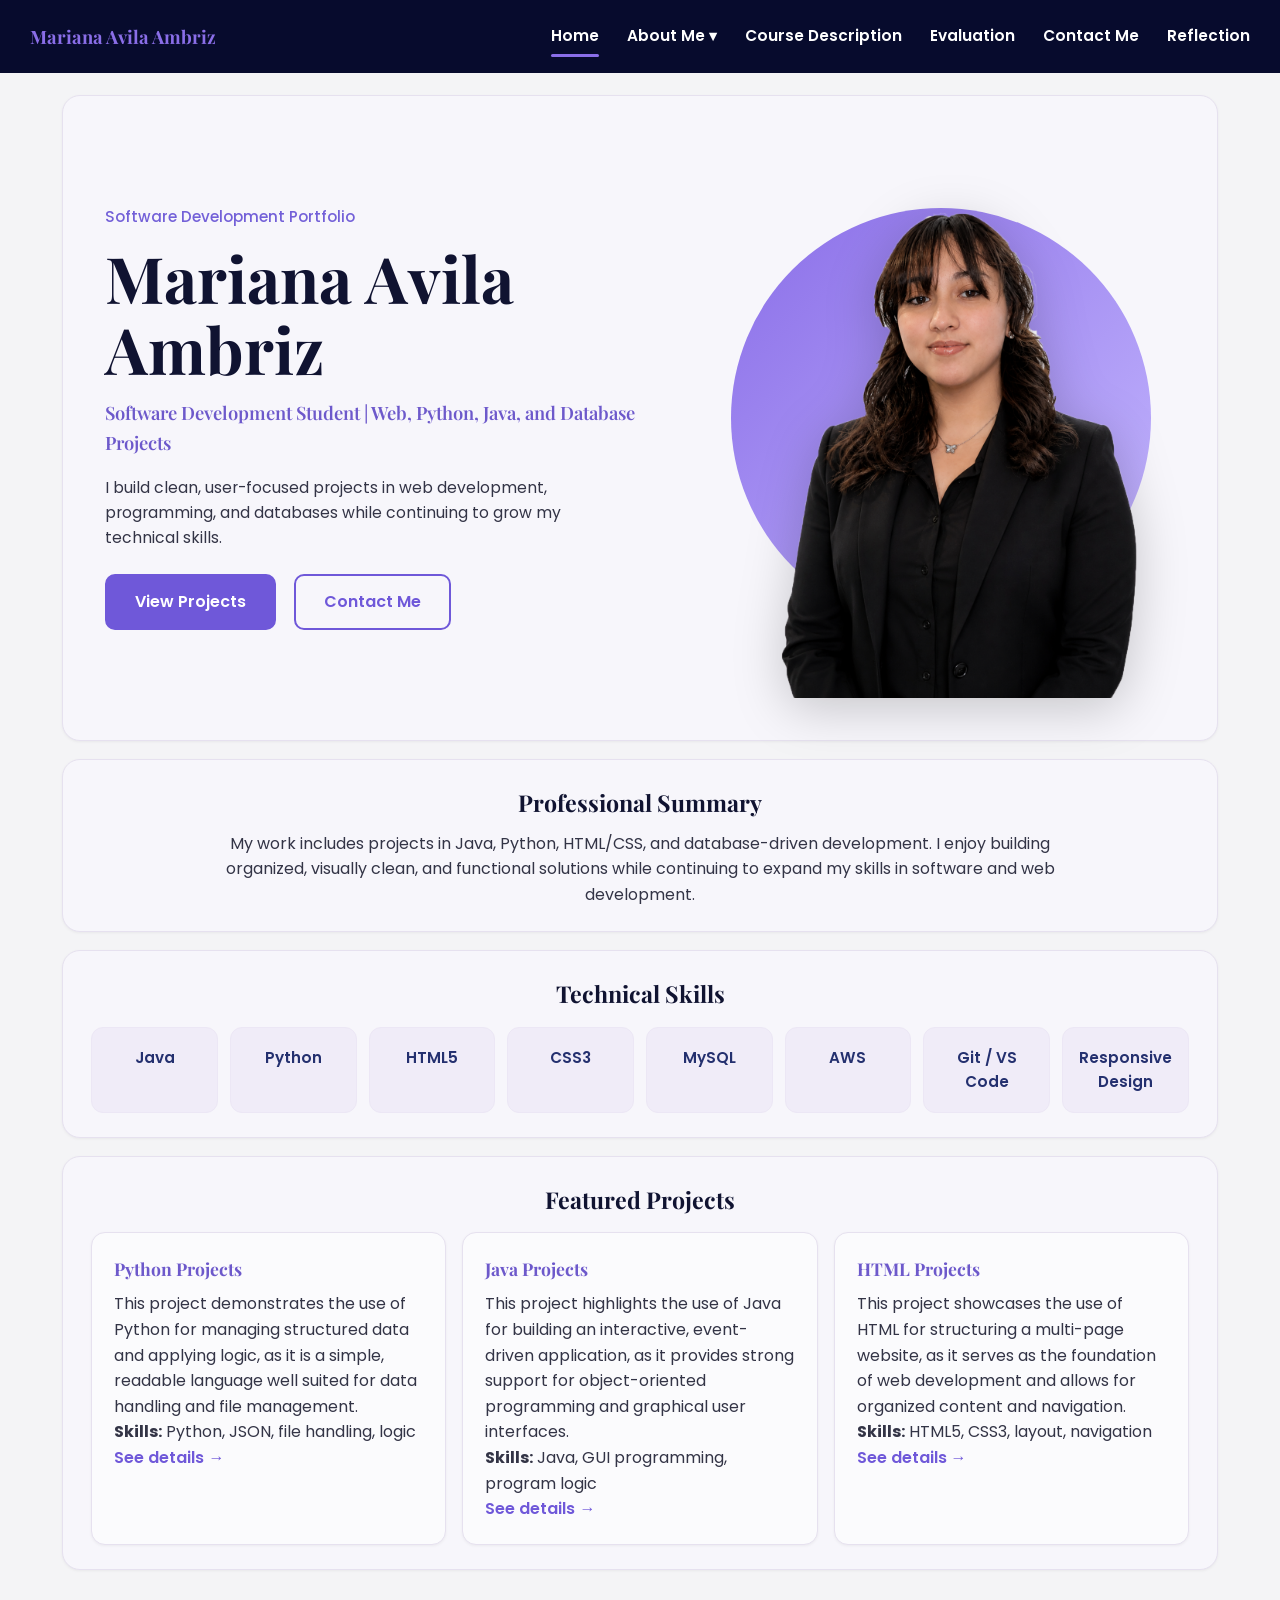
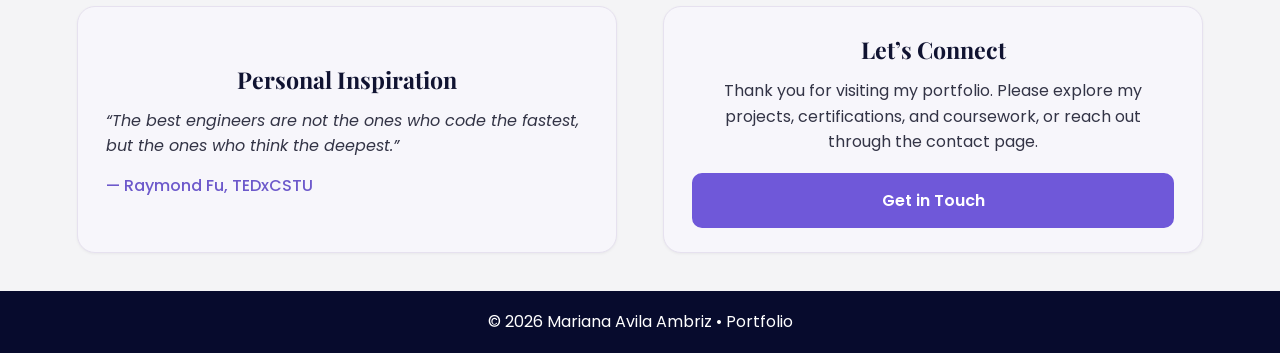
<file: index.html>
<!doctype html>
<html lang="en">
<head>
  <meta charset="utf-8" />
  <meta name="viewport" content="width=device-width, initial-scale=1" />
  <title>Mariana Avila Ambriz | Portfolio</title>
  <link rel="preconnect" href="https://fonts.googleapis.com">
  <link rel="preconnect" href="https://fonts.gstatic.com" crossorigin>
  <link href="https://fonts.googleapis.com/css2?family=Playfair+Display:wght@600;700&family=Poppins:wght@400;500;600;700&display=swap" rel="stylesheet">
  <link rel="stylesheet" href="style.css" />
</head>
<body>

  <header class="site-header">
    <a class="logo" href="index.html">Mariana Avila Ambriz</a>

    <nav class="nav">
      <a class="active" href="index.html">Home</a>

      <div class="dropdown">
        <a href="about_me.html" class="dropbtn">About Me ▾</a>
        <div class="dropdown-content">
          <a href="projects.html">Projects</a>
          <a href="certificates.html">Certificates</a>
        </div>
      </div>

      <a href="course_description.html">Course Description</a>
      <a href="evaluation.html">Evaluation</a>
      <a href="contact_me.html">Contact Me</a>
      <a href="reflection.html">Reflection</a>
    </nav>
  </header>

 <main class="home-page">

  <!-- HERO -->
  <section class="hero-card">
    <div class="hero-text">
      <p class="eyebrow">Software Development Portfolio</p>
      <h1>Mariana Avila Ambriz</h1>
      <h2>Software Development Student | Web, Python, Java, and Database Projects</h2>
      <p class="hero-description">
        I build clean, user-focused projects in web development,
        programming, and databases while continuing to grow my technical skills.
      </p>

      <div class="hero-actions">
        <a class="btn" href="projects.html">View Projects</a>
        <a class="btn btn-outline" href="contact_me.html">Contact Me</a>
      </div>
    </div>

    <div class="hero-image-wrap">
      <div class="hero-image-bg"></div>
      <img src="images.me.png" alt="Photo of Mariana Avila Ambriz" class="profile-pic-large">
    </div>
  </section>

  <!-- SUMMARY -->
  <section class="content-card summary-card">
    <h2>Professional Summary</h2>
    <p class="center-text">
      My work includes projects in Java, Python, HTML/CSS, and database-driven development.
      I enjoy building organized, visually clean, and functional solutions while continuing
      to expand my skills in software and web development.
    </p>
  </section>

  <!-- SKILLS -->
  <section class="content-card">
    <h2>Technical Skills</h2>
    <div class="skills-grid">
      <div class="skill-box">Java</div>
      <div class="skill-box">Python</div>
      <div class="skill-box">HTML5</div>
      <div class="skill-box">CSS3</div>
      <div class="skill-box">MySQL</div>
      <div class="skill-box">AWS</div>
      <div class="skill-box">Git / VS Code</div>
      <div class="skill-box">Responsive Design</div>
    </div>
  </section>

  <!-- FEATURED PROJECTS -->
  <section class="content-card">
    <h2>Featured Projects</h2>
    <div class="projects-grid">
      <article class="project-card">
        <h3>Python Projects</h3>
        <p>
          This project demonstrates the use of Python for managing structured data
          and applying logic, as it is a simple, readable language well suited for
          data handling and file management.
        </p>
        <p><strong>Skills:</strong> Python, JSON, file handling, logic</p>
        <a class="link" href="projects.html">See details →</a>
      </article>

      <article class="project-card">
        <h3>Java Projects</h3>
        <p>
          This project highlights the use of Java for building an interactive,
          event-driven application, as it provides strong support for
          object-oriented programming and graphical user interfaces.
        </p>
        <p><strong>Skills:</strong> Java, GUI programming, program logic</p>
        <a class="link" href="projects.html">See details →</a>
      </article>

      <article class="project-card">
        <h3>HTML Projects</h3>
        <p>
          This project showcases the use of HTML for structuring a multi-page
          website, as it serves as the foundation of web development and allows
          for organized content and navigation.
        </p>
        <p><strong>Skills:</strong> HTML5, CSS3, layout, navigation</p>
        <a class="link" href="projects.html">See details →</a>
      </article>
    </div>
  </section>

  <!-- BOTTOM ROW -->
  <section class="bottom-grid">
    <div class="content-card quote-card">
      <h2>Personal Inspiration</h2>
      <blockquote class="quote">
        “The best engineers are not the ones who code the fastest,
        but the ones who think the deepest.”
        <cite>— Raymond Fu, TEDxCSTU</cite>
      </blockquote>
    </div>

    <div class="content-card cta-card">
      <h2>Let’s Connect</h2>
      <p>
        Thank you for visiting my portfolio. Please explore my projects,
        certifications, and coursework, or reach out through the contact page.
      </p>
      <a class="btn" href="contact_me.html">Get in Touch</a>
    </div>
  </section>

</main>
<footer class="footer">
    <p>© <span id="year"></span> Mariana Avila Ambriz • Portfolio</p>
  </footer>

  <script>
    document.getElementById("year").textContent = new Date().getFullYear();
  </script>
</body>
</html>
</file>
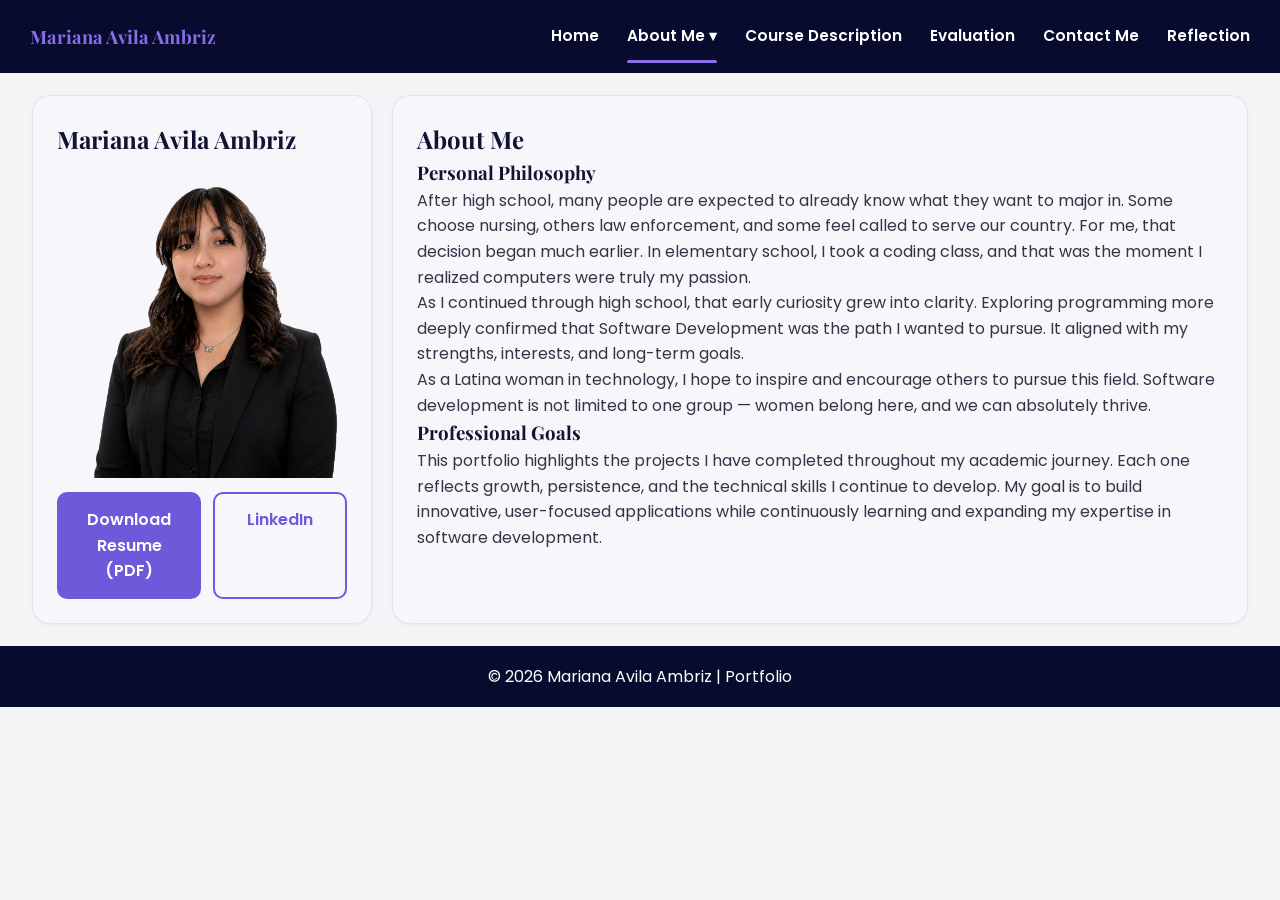
<file: about_me.html>
<!doctype html>
<html lang="en">
<head>
  <meta charset="utf-8" />
  <meta name="viewport" content="width=device-width, initial-scale=1" />
  <title>About Me | Mariana Avila Ambriz</title>
  <link rel="preconnect" href="https://fonts.googleapis.com">
  <link rel="preconnect" href="https://fonts.gstatic.com" crossorigin>
  <link href="https://fonts.googleapis.com/css2?family=Playfair+Display:wght@600;700&family=Poppins:wght@400;500;600;700&display=swap" rel="stylesheet">
  <link rel="stylesheet" href="style.css" />
</head>

<body>
  <!-- Header -->
  <header class="site-header">
    <a class="logo" href="index.html">Mariana Avila Ambriz</a>

    <nav class="nav">
  <a href="index.html">Home</a>

  <!-- DROPDOWN -->
  <div class="dropdown">
    <a class="dropbtn active" href="about_me.html">About Me ▾ </a>
    <div class="dropdown-content">
      <a href="projects.html">Projects</a>
      <a href="certificates.html">Certificates</a>
    </div>
  </div>

  <a href="course_description.html">Course Description</a>
  <a href="evaluation.html">Evaluation</a>
  <a href="contact_me.html">Contact Me</a>
  <a href="reflection.html">Reflection</a>
</nav>

  </header>

  <!-- About layout -->
  <main class="about-wrap">

    <section class="about-left">
      <h1 class="about-name">Mariana Avila Ambriz</h1>

      <div class="about-photo-area">
        <!-- images -->
        <img class="about-photo" src="images.me.png" alt="Photo of Mariana Avila Ambriz" />

        <div class="about-actions">
          <!-- Resume and Cover Letter-->
          <a class="btn" href="Mariana-Avila Ambriz-Software Developer, AAS.pdf" target="_blank" download>
            Download Resume (PDF)
          </a>

          <!--LinkedIn-->
          <a class="btn btn-outline" 
             href="https://www.linkedin.com/in/mariana-avila-ambriz-022a4b336" 
             target="_blank" 
             rel="noopener">
                LinkedIn
         </a>
        </div>
      </div>
    </section>

    <!-- philosophy and goals -->
    <section class="about-right">
      <h2>About Me</h2>

      <h3>Personal Philosophy</h3>
        <p>
        After high school, many people are expected to already know what they want to major in. 
        Some choose nursing, others law enforcement, and some feel called to serve our country. 
        For me, that decision began much earlier. In elementary school, I took a coding class, 
        and that was the moment I realized computers were truly my passion.
        </p>

        <p>
        As I continued through high school, that early curiosity grew into clarity. Exploring 
        programming more deeply confirmed that Software Development was the path I wanted to pursue. 
        It aligned with my strengths, interests, and long-term goals.
        </p>

        <p>
        As a Latina woman in technology, I hope to inspire and encourage others to pursue this field. 
        Software development is not limited to one group — women belong here, and we can absolutely thrive.
        </p>

      <h3>Professional Goals</h3>
      <p>
        This portfolio highlights the projects I have completed throughout my academic journey. 
        Each one reflects growth, persistence, and the technical skills I continue to develop. 
        My goal is to build innovative, user-focused applications while continuously learning 
        and expanding my expertise in software development.
      </p>
    </section>

  </main>

  <footer class="footer">
    © 2026 Mariana Avila Ambriz | Portfolio
  </footer>
</body>
</html>
</file>
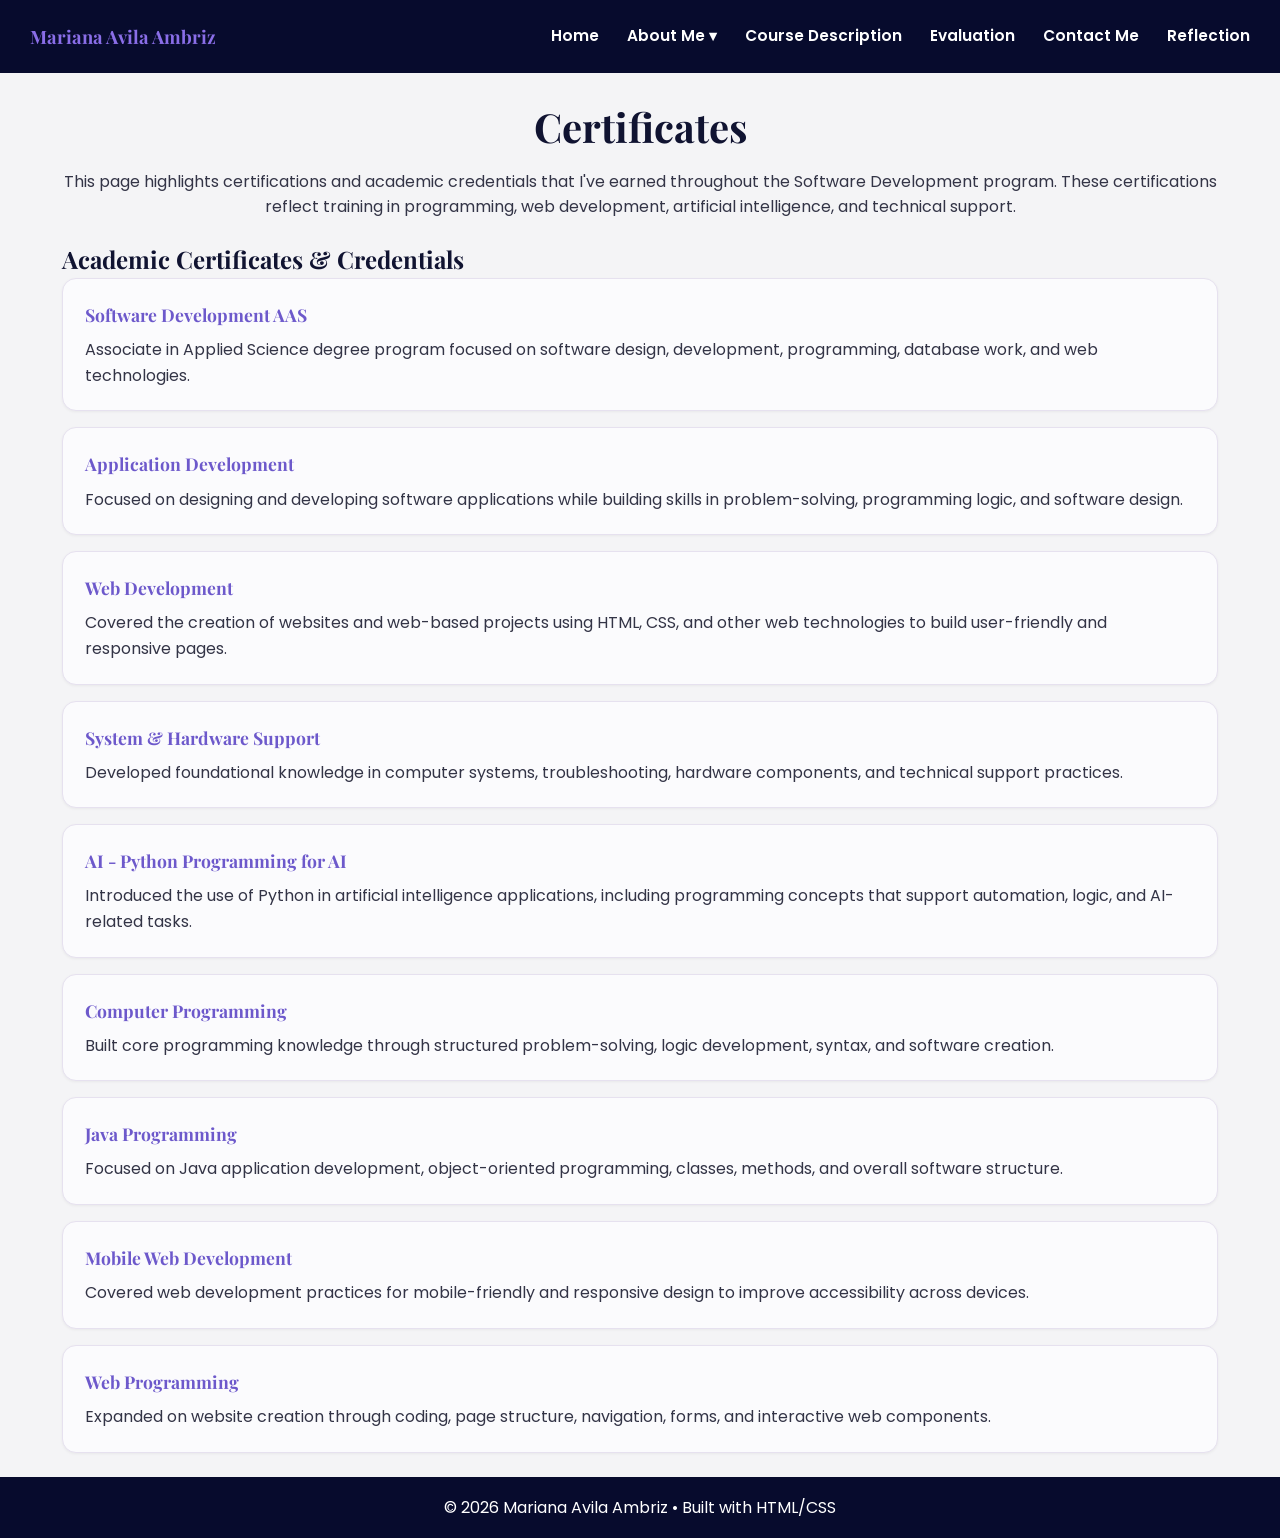
<file: certificates.html>
<!doctype html>
<html lang="en">
<head>
  <meta charset="utf-8" />
  <meta name="viewport" content="width=device-width, initial-scale=1" />
  <title>Certifications | Mariana Avila Ambriz</title>
  <link rel="preconnect" href="https://fonts.googleapis.com">
  <link rel="preconnect" href="https://fonts.gstatic.com" crossorigin>
  <link href="https://fonts.googleapis.com/css2?family=Playfair+Display:wght@600;700&family=Poppins:wght@400;500;600;700&display=swap" rel="stylesheet">
  <link rel="stylesheet" href="style.css" />
</head>

<!--Header-->
<body>
  <header class="site-header">
    <a class="logo" href="index.html">Mariana Avila Ambriz</a>

    <nav class="nav">
      <a href="index.html">Home</a>

      <div class="dropdown">
        <a href="about_me.html" class="dropbtn">About Me ▾</a>
        <div class="dropdown-content">
          <a href="projects.html">Projects</a>
          <a class="active" href="certificates.html">Certificates</a>
        </div>
      </div>

      <a href="course_description.html">Course Description</a>
      <a href="evaluation.html">Evaluation</a>
      <a href="contact_me.html">Contact Me</a>
      <a href="reflection.html">Reflection</a>
    </nav>
  </header>
<!--Certification and Degree-->
  <main class="container">
    <section class="page-hero">
      <h1>Certificates</h1>
      <p>
        This page highlights certifications and academic credentials that I've earned throughout
        the Software Development program. These certifications reflect training in
        programming, web development, artificial intelligence, and technical support.
      </p>
    </section>

    <section class="project-category">
      <h2>Academic Certificates & Credentials</h2>

      <div class="project-card">
        <h3>Software Development AAS</h3>
        <p>
          Associate in Applied Science degree program focused on software design,
          development, programming, database work, and web technologies.
        </p>
      </div>

      <div class="project-card">
        <h3>Application Development</h3>
        <p>
          Focused on designing and developing software applications while building skills
          in problem-solving, programming logic, and software design.
        </p>
      </div>

      <div class="project-card">
        <h3>Web Development</h3>
        <p>
          Covered the creation of websites and web-based projects using HTML, CSS,
          and other web technologies to build user-friendly and responsive pages.
        </p>
      </div>

      <div class="project-card">
        <h3>System &amp; Hardware Support</h3>
        <p>
          Developed foundational knowledge in computer systems, troubleshooting,
          hardware components, and technical support practices.
        </p>
      </div>

      <div class="project-card">
        <h3>AI - Python Programming for AI</h3>
        <p>
          Introduced the use of Python in artificial intelligence applications,
          including programming concepts that support automation, logic, and AI-related tasks.
        </p>
      </div>

      <div class="project-card">
        <h3>Computer Programming</h3>
        <p>
          Built core programming knowledge through structured problem-solving,
          logic development, syntax, and software creation.
        </p>
      </div>

      <div class="project-card">
        <h3>Java Programming</h3>
        <p>
          Focused on Java application development, object-oriented programming,
          classes, methods, and overall software structure.
        </p>
      </div>

      <div class="project-card">
        <h3>Mobile Web Development</h3>
        <p>
          Covered web development practices for mobile-friendly and responsive
          design to improve accessibility across devices.
        </p>
      </div>

      <div class="project-card">
        <h3>Web Programming</h3>
        <p>
          Expanded on website creation through coding, page structure, navigation,
          forms, and interactive web components.
        </p>
      </div>

      
    </section>
  </main>

  <footer class="footer">
    <p>© <span id="year"></span> Mariana Avila Ambriz • Built with HTML/CSS</p>
  </footer>

  <script>
    document.getElementById("year").textContent = new Date().getFullYear();
  </script>
</body>
</html>
</file>
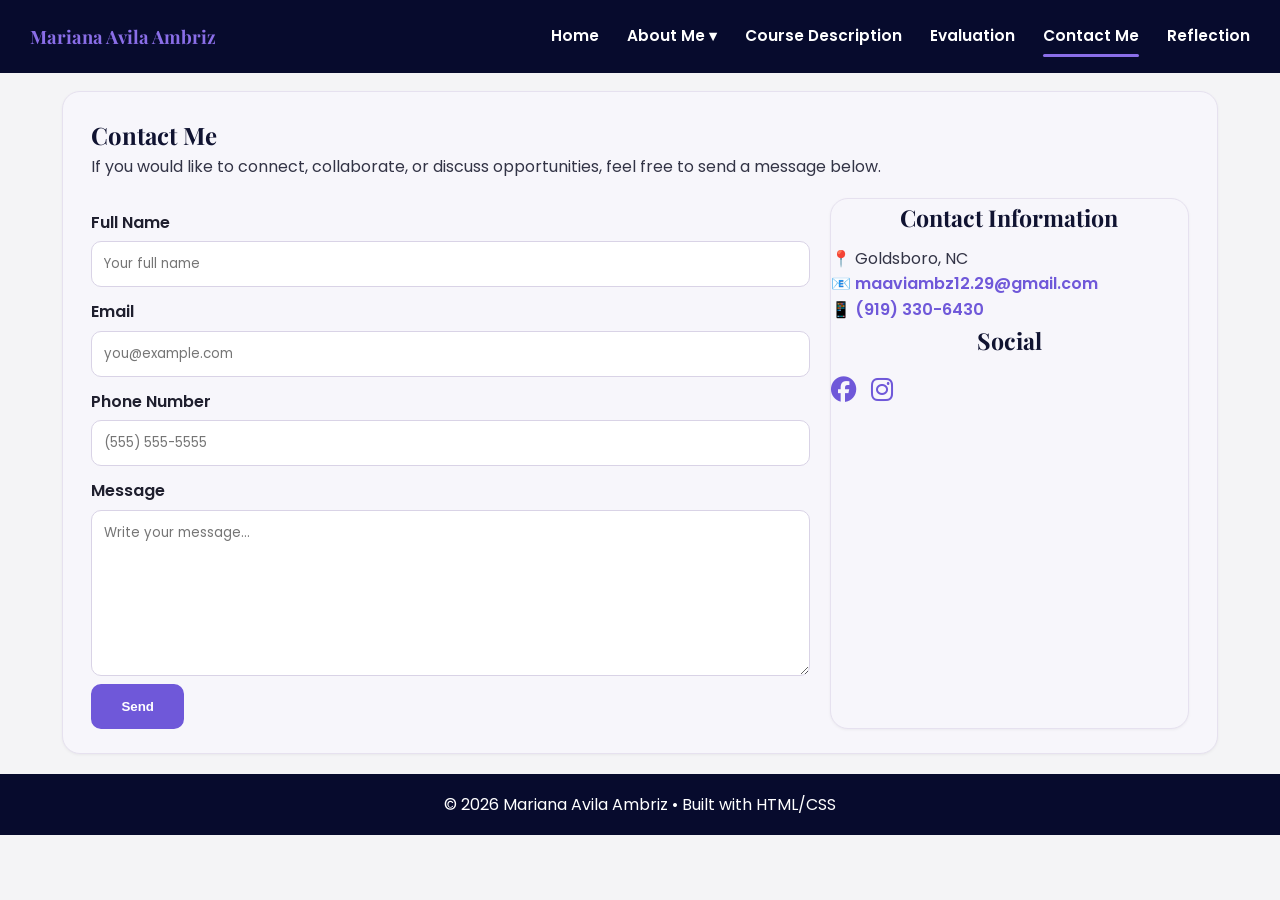
<file: contact_me.html>
<!doctype html>
<html lang="en">
<head>
  <meta charset="utf-8" />
  <meta name="viewport" content="width=device-width, initial-scale=1" />
  <title>Contact Me | Mariana Avila Ambriz</title>
  <link rel="preconnect" href="https://fonts.googleapis.com">
  <link rel="preconnect" href="https://fonts.gstatic.com" crossorigin>
  <link href="https://fonts.googleapis.com/css2?family=Playfair+Display:wght@600;700&family=Poppins:wght@400;500;600;700&display=swap" rel="stylesheet">
  <link rel="stylesheet" href="style.css" />

  <link rel="stylesheet" href="https://cdnjs.cloudflare.com/ajax/libs/font-awesome/6.5.0/css/all.min.css">
</head>

<body>
  <header class="site-header">
    <a class="logo" href="index.html">Mariana Avila Ambriz</a>

    <nav class="nav">
      <a href="index.html">Home</a>

      <div class="dropdown">
        <a href="about_me.html" class="dropbtn">About Me ▾</a>
        <div class="dropdown-content">
          <a href="projects.html">Projects</a>
          <a href="certificates.html">Certificates</a>
        </div>
      </div>

      <a href="course_description.html">Course Description</a>
      <a href="evaluation.html">Evaluation</a>
      <a class="active" href="contact_me.html">Contact Me</a>
      <a href="reflection.html">Reflection</a>
    </nav>
  </header>

  <main class="container">
    <section class="card">
      <h1>Contact Me</h1>
      <p>If you would like to connect, collaborate, or discuss opportunities, feel free to send a message below.</p>

      <div class="contact-layout">

        <!-- Contact Form -->
        <form class="contact-form" action="#" method="post">

          <label for="fullName">Full Name</label>
          <input id="fullName" name="fullName" type="text" placeholder="Your full name" required>

          <label for="email">Email</label>
          <input id="email" name="email" type="email" placeholder="you@example.com" required>

          <label for="phone">Phone Number</label>
          <input id="phone" name="phone" type="tel" placeholder="(555) 555-5555">

          <label for="message">Message</label>
          <textarea id="message" name="message" rows="7" placeholder="Write your message..." required></textarea>

          <button class="btn" type="submit">Send</button>
        </form>

        <!-- Contact Info Side Panel -->
        <aside class="contact-side">
          <h2>Contact Information</h2>

          <p>📍 Goldsboro, NC</p>

          <p>
            📧 
            <a href="mailto:maaviambz12.29@gmail.com">
              maaviambz12.29@gmail.com
            </a>
          </p>

          <p>
            📱 
            <a href="tel:+19193306430">
              (919) 330-6430
            </a>
          </p>

          <h2>Social</h2>
          <div class="social-links">
            <a href="https://facebook.com" target="_blank" aria-label="Facebook">
              <i class="fa-brands fa-facebook"></i>
            </a>
            <a href="https://instagram.com" target="_blank" aria-label="Instagram">
              <i class="fa-brands fa-instagram"></i>
            </a>
          </div>
        </aside>

      </div>
    </section>
  </main>

  <footer class="footer">
    <p>© <span id="year"></span> Mariana Avila Ambriz • Built with HTML/CSS</p>
  </footer>

  <script>
    document.getElementById("year").textContent = new Date().getFullYear();
  </script>
</body>
</html>
</file>
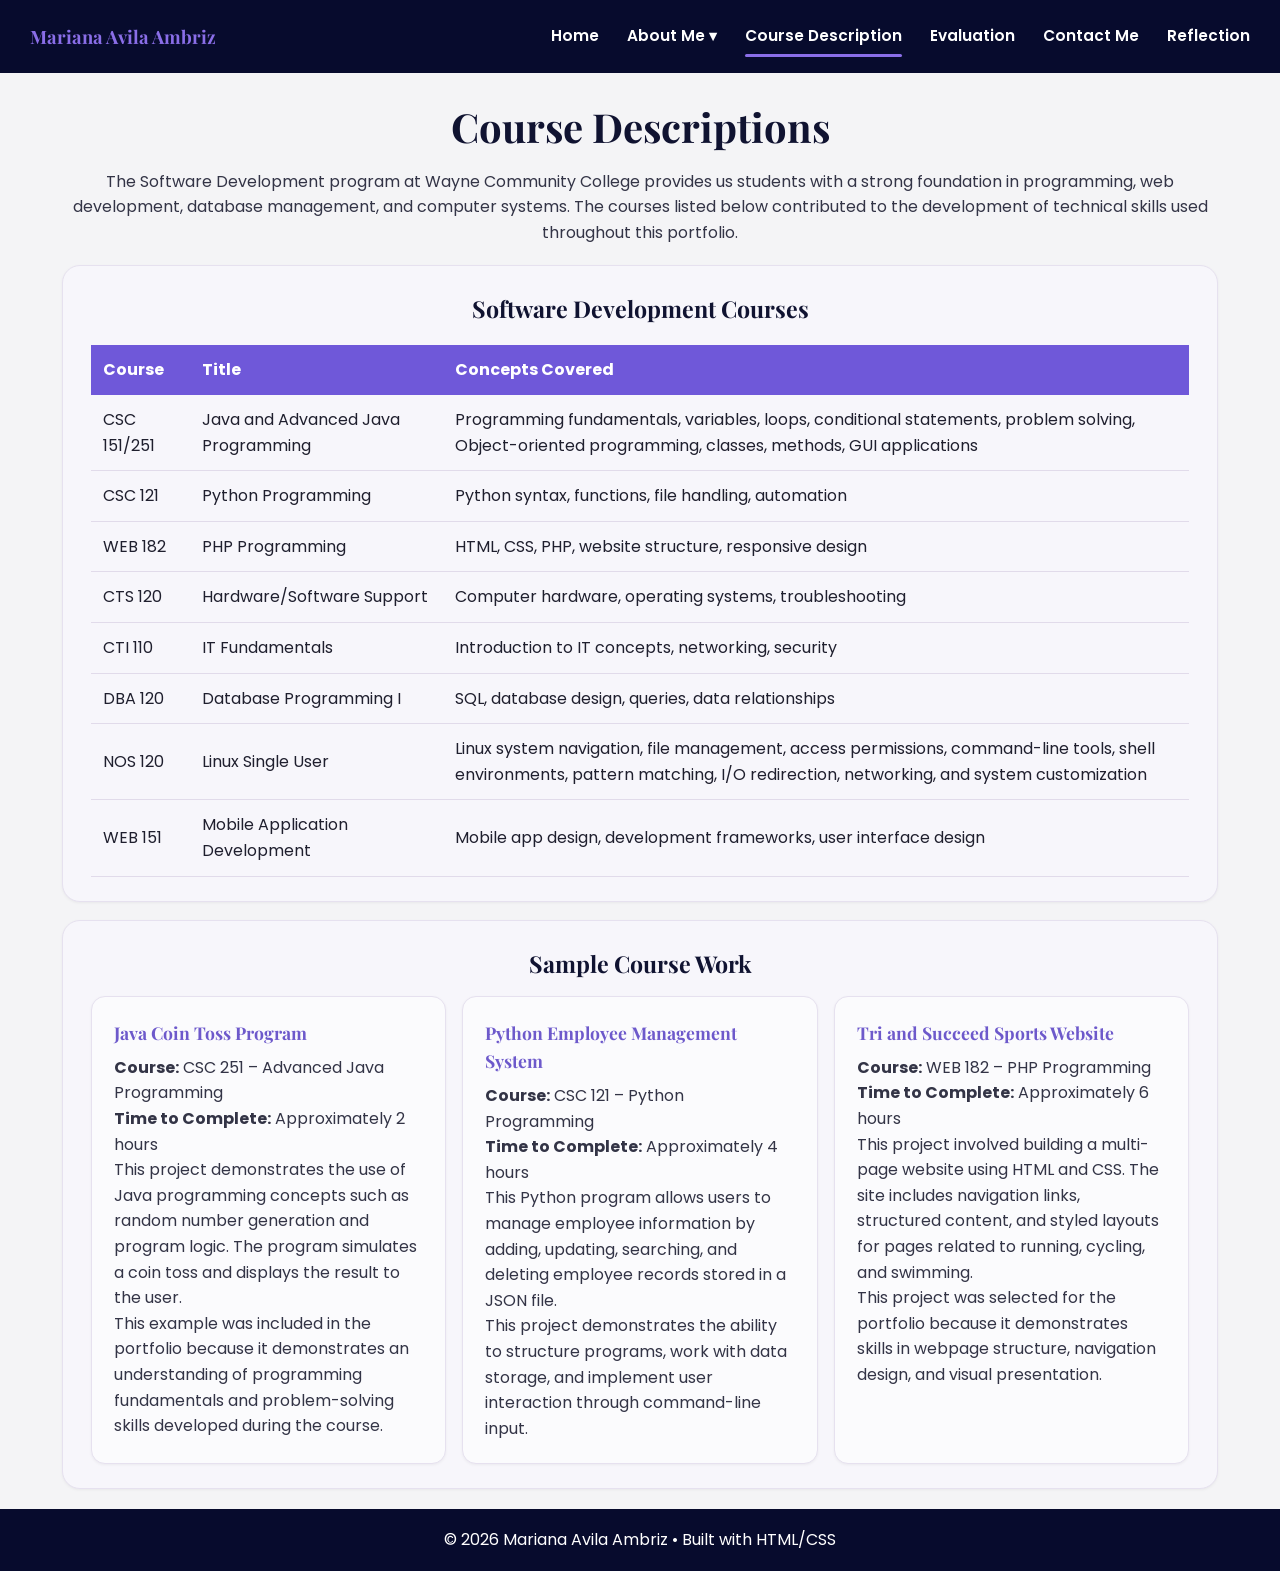
<file: course_description.html>
<!doctype html>
<html lang="en">
<head>
<meta charset="utf-8">
<meta name="viewport" content="width=device-width, initial-scale=1">
<title>Course Descriptions | Mariana Avila Ambriz</title>
<link rel="preconnect" href="https://fonts.googleapis.com">
<link rel="preconnect" href="https://fonts.gstatic.com" crossorigin>
<link href="https://fonts.googleapis.com/css2?family=Playfair+Display:wght@600;700&family=Poppins:wght@400;500;600;700&display=swap" rel="stylesheet">
<link rel="stylesheet" href="style.css">
</head>

<body>

<header class="site-header">
<a class="logo" href="index.html">Mariana Avila Ambriz</a>

<nav class="nav">
<a href="index.html">Home</a>

<div class="dropdown">
<a href="about_me.html" class="dropbtn">About Me ▾</a>
<div class="dropdown-content">
<a href="projects.html">Projects</a>
<a href="certificates.html">Certificates</a>
</div>
</div>

<a class="active" href="course_description.html">Course Description</a>
<a href="evaluation.html">Evaluation</a>
<a href="contact_me.html">Contact Me</a>
<a href="reflection.html">Reflection</a>
</nav>
</header>

<main class="container">

<section class="page-hero">
<h1>Course Descriptions</h1>

<p>
The Software Development program at Wayne Community College provides us students
with a strong foundation in programming, web development, database management,
and computer systems. The courses listed below contributed to the development
of technical skills used throughout this portfolio.
</p>

</section>

<!-- COURSE TABLE -->
<section class="card">

<h2>Software Development Courses</h2>

<table class="course-table">

<thead>
<tr>
<th>Course</th>
<th>Title</th>
<th>Concepts Covered</th>
</tr>
</thead>

<tbody>

<tr>
<td>CSC 151/251</td>
<td>Java and Advanced Java Programming</td>
<td>Programming fundamentals, variables, loops, conditional statements, problem solving, 
    Object-oriented programming, classes, methods, GUI applications</td>
</tr>

<tr>
<td>CSC 121</td>
<td>Python Programming</td>
<td>Python syntax, functions, file handling, automation</td>
</tr>

<tr>
<td>WEB 182</td>
<td>PHP Programming</td>
<td>HTML, CSS, PHP,  website structure, responsive design</td>
</tr>

<tr>
<td>CTS 120</td>
<td>Hardware/Software Support</td>
<td>Computer hardware, operating systems, troubleshooting</td>
</tr>

<tr>
<td>CTI 110</td>
<td>IT Fundamentals</td>
<td>Introduction to IT concepts, networking, security</td>
</tr>

<tr>
<td>DBA 120</td>
<td>Database Programming I</td>
<td>SQL, database design, queries, data relationships</td>
</tr>

<tr>
<td>NOS 120</td>
<td>Linux Single User</td>
<td>Linux system navigation, file management, access permissions, command-line tools, shell environments, pattern matching, 
    I/O redirection, networking, and system customization</td>
</tr>

<tr>
<td>WEB 151</td>
<td>Mobile Application Development</td>
<td>Mobile app design, development frameworks, user interface design</td>
</tr>

</tbody>

</table>

</section>

<!-- SAMPLE COURSE WORK -->
<section class="card">

<h2>Sample Course Work</h2>

<div class="grid">

<article class="project">
<h3>Java Coin Toss Program</h3>

<p><strong>Course:</strong> CSC 251 – Advanced Java Programming</p>

<p><strong>Time to Complete:</strong> Approximately 2 hours</p>

<p>
This project demonstrates the use of Java programming concepts such as
random number generation and program logic. The program simulates a
coin toss and displays the result to the user.
</p>

<p>
This example was included in the portfolio because it demonstrates an
understanding of programming fundamentals and problem-solving skills
developed during the course.
</p>

</article>

<article class="project">

<h3>Python Employee Management System</h3>

<p><strong>Course:</strong> CSC 121 – Python Programming</p>

<p><strong>Time to Complete:</strong> Approximately 4 hours</p>

<p>
This Python program allows users to manage employee information by
adding, updating, searching, and deleting employee records stored in
a JSON file.
</p>

<p>
This project demonstrates the ability to structure programs, work with
data storage, and implement user interaction through command-line input.
</p>

</article>

<article class="project">

<h3>Tri and Succeed Sports Website</h3>

<p><strong>Course:</strong> WEB 182 – PHP Programming</p>

<p><strong>Time to Complete:</strong> Approximately 6 hours</p>

<p>
This project involved building a multi-page website using HTML and CSS.
The site includes navigation links, structured content, and styled
layouts for pages related to running, cycling, and swimming.
</p>

<p>
This project was selected for the portfolio because it demonstrates
skills in webpage structure, navigation design, and visual presentation.
</p>

</article>

</div>

</section>

</main>

<footer class="footer">
<p>© <span id="year"></span> Mariana Avila Ambriz • Built with HTML/CSS</p>
</footer>

<script>
document.getElementById("year").textContent = new Date().getFullYear();
</script>

</body>
</html>
</file>
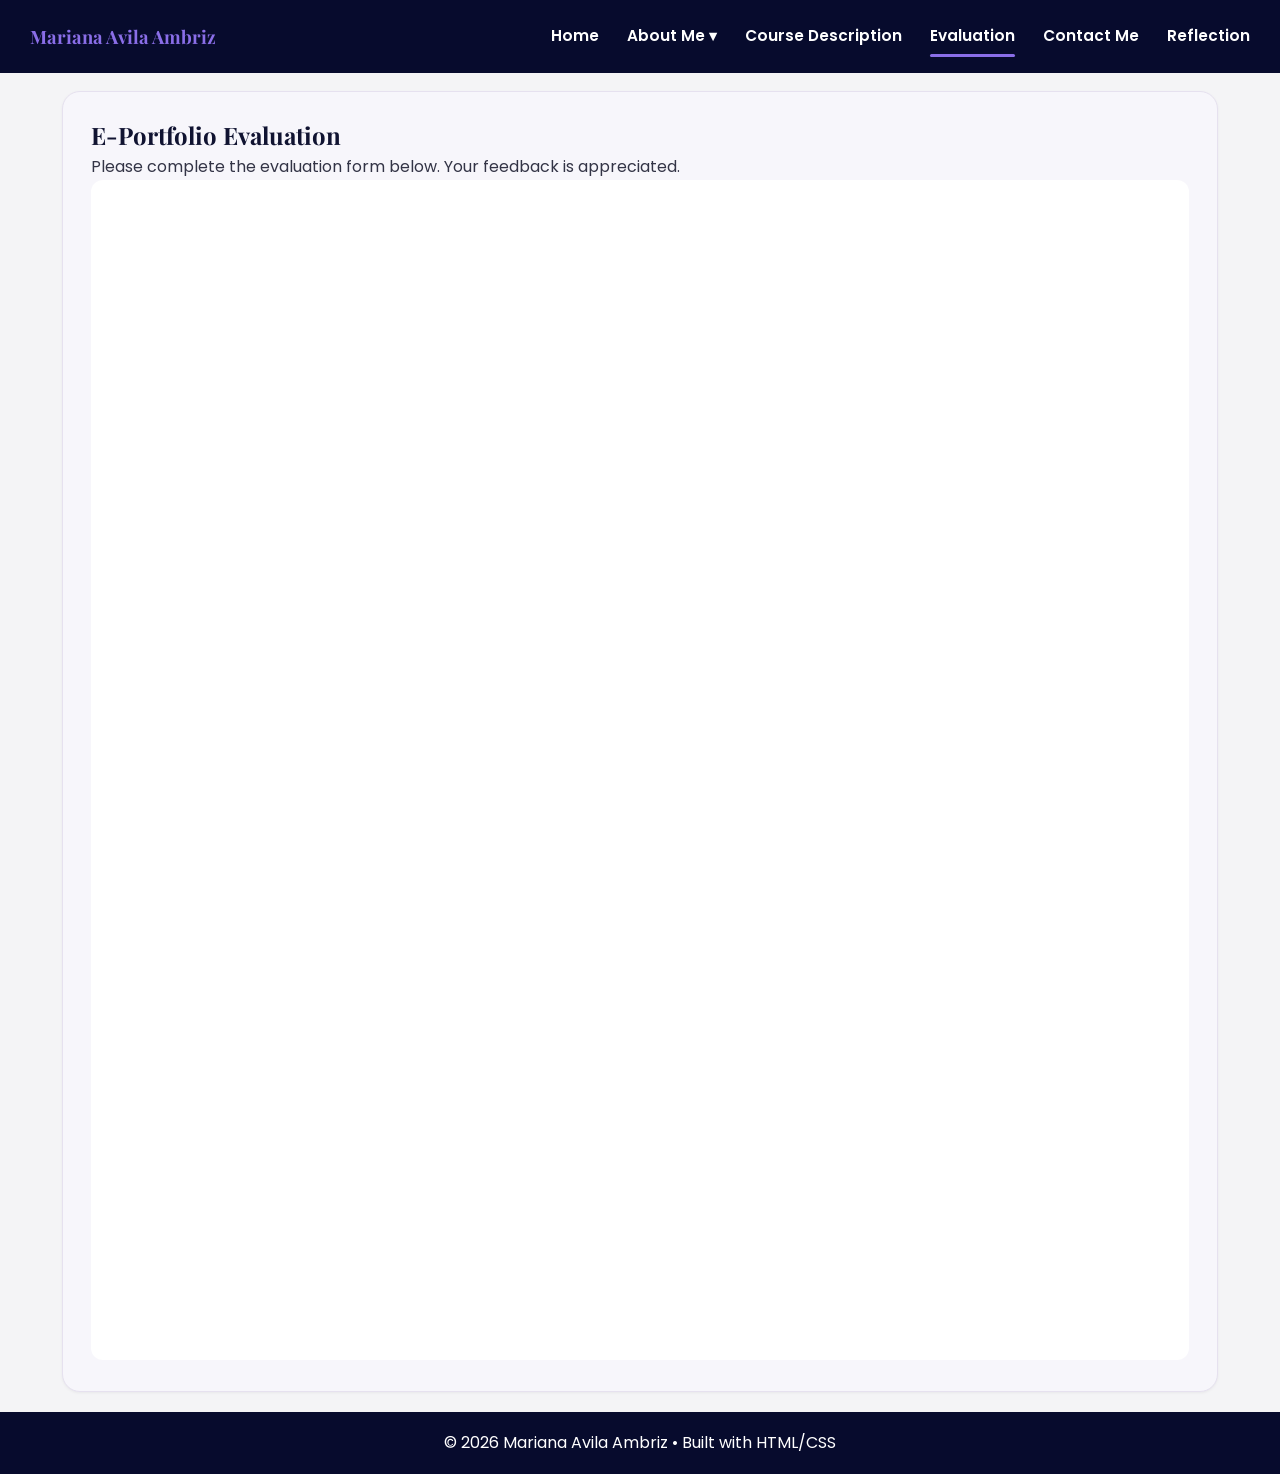
<file: evaluation.html>
<!doctype html>
<html lang="en">
<head>
  <meta charset="utf-8" />
  <meta name="viewport" content="width=device-width, initial-scale=1" />
  <title>Evaluation | Mariana Avila Ambriz</title>
  <link rel="preconnect" href="https://fonts.googleapis.com">
  <link rel="preconnect" href="https://fonts.gstatic.com" crossorigin>
  <link href="https://fonts.googleapis.com/css2?family=Playfair+Display:wght@600;700&family=Poppins:wght@400;500;600;700&display=swap" rel="stylesheet">
  <link rel="stylesheet" href="style.css" />
</head>

<body>
  <header class="site-header">
    <a class="logo" href="index.html">Mariana Avila Ambriz</a>

    <nav class="nav">
      <a href="index.html">Home</a>

      <div class="dropdown">
        <a href="about_me.html" class="dropbtn">About Me ▾</a>
        <div class="dropdown-content">
          <a href="projects.html">Projects</a>
          <a href="certificates.html">Certificates</a>
        </div>
      </div>

      <a href="course_description.html">Course Description</a>
      <a class="active" href="evaluation.html">Evaluation</a>
      <a href="contact_me.html">Contact Me</a>
      <a href="reflection.html">Reflection</a>
    </nav>
  </header>

  <main class="container">
    <section class="card">
      <h1>E-Portfolio Evaluation</h1>
      <p>
        Please complete the evaluation form below. Your feedback is appreciated.
      </p>

      <div class="form-embed">
        <iframe
          src="https://docs.google.com/forms/d/e/1FAIpQLSepJ-XRyXZGkkcIwC4IZNfdWK07T-xx_yx2OpzBayqLwBm7tQ/viewform?embedded=true"
          width="100%"
          height="1180"
          frameborder="0"
          marginheight="0"
          marginwidth="0">
          Loading…
        </iframe>
      </div>
    </section>
  </main>

  <footer class="footer">
    <p>© <span id="year"></span> Mariana Avila Ambriz • Built with HTML/CSS</p>
  </footer>

  <script>
    document.getElementById("year").textContent = new Date().getFullYear();
  </script>
</body>
</html>
</file>
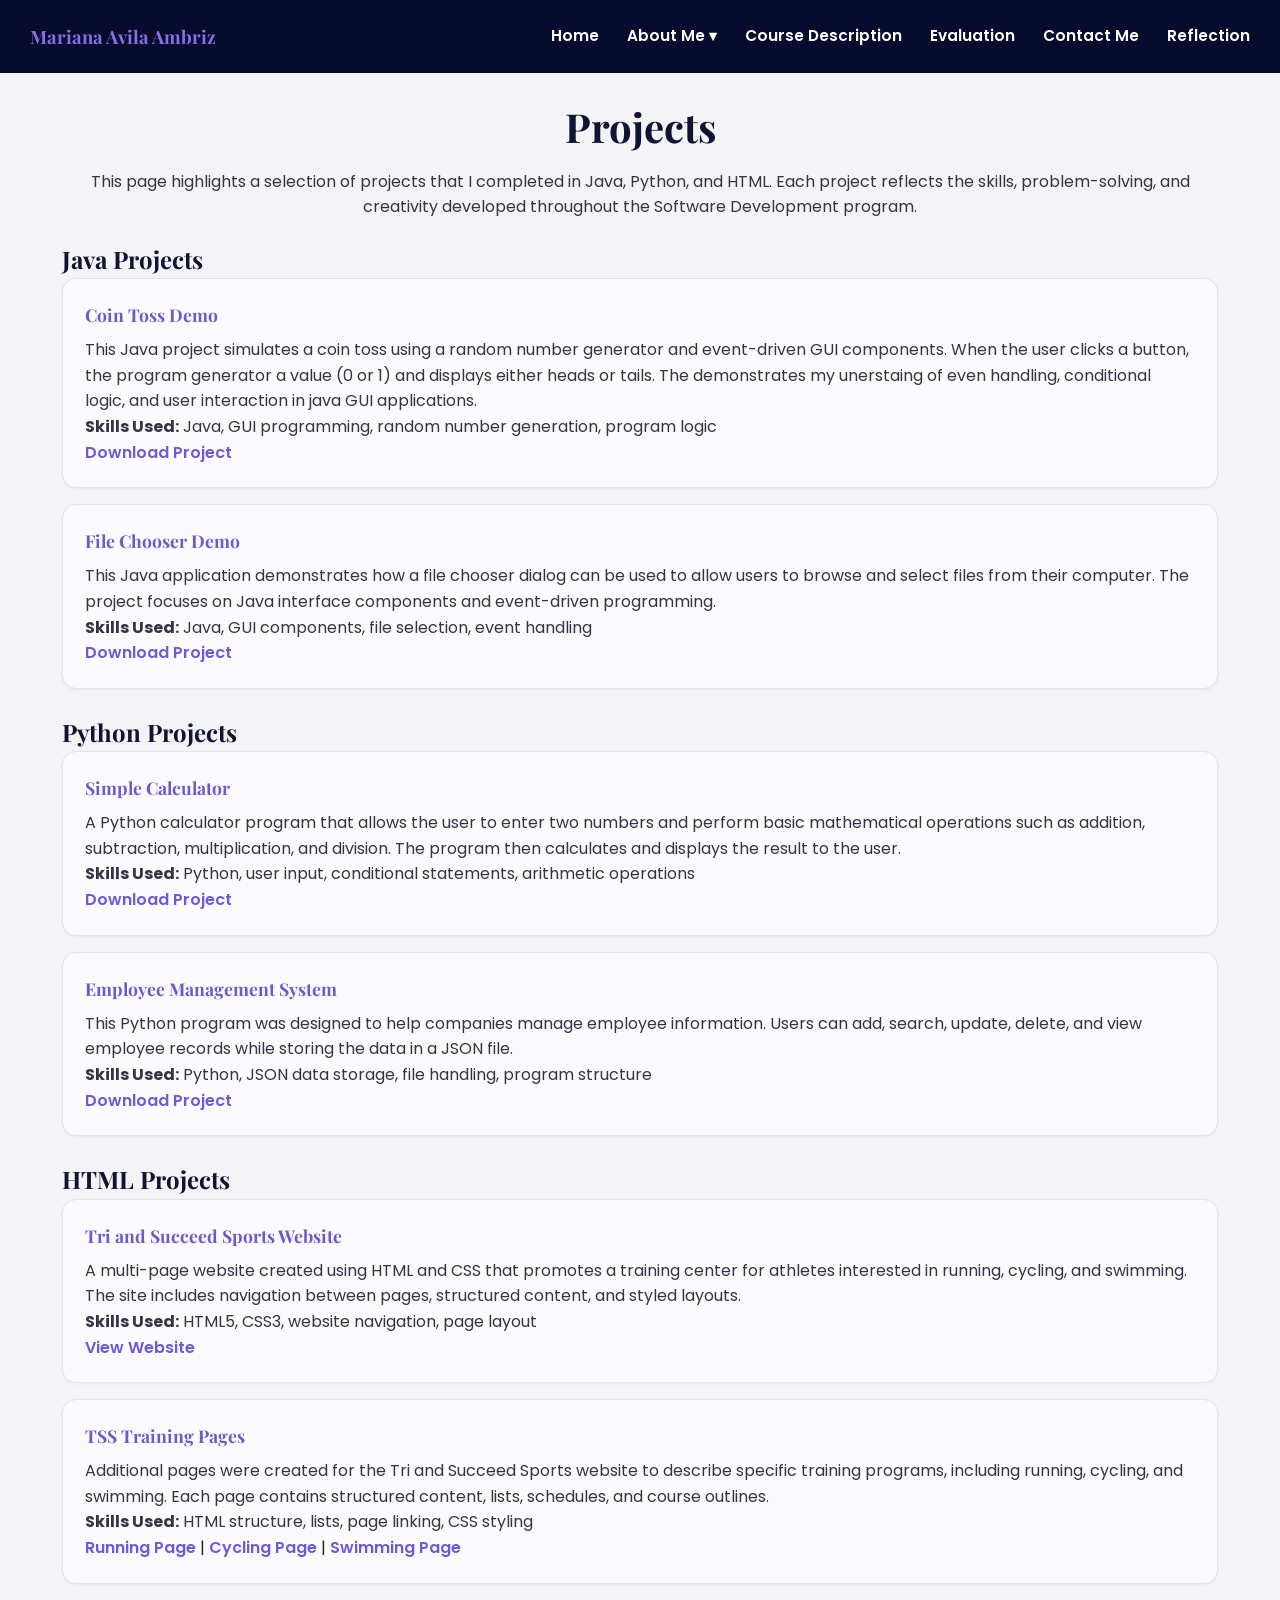
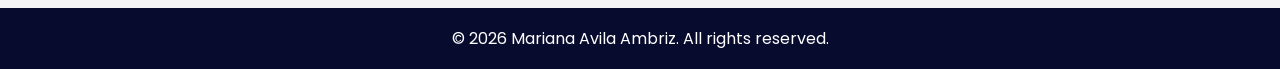
<file: projects.html>
<!doctype html>
<html lang="en">
<head>
  <meta charset="utf-8" />
  <meta name="viewport" content="width=device-width, initial-scale=1" />
  <title>Projects | Mariana Avila Ambriz</title>
  <link rel="preconnect" href="https://fonts.googleapis.com">
  <link rel="preconnect" href="https://fonts.gstatic.com" crossorigin>
  <link href="https://fonts.googleapis.com/css2?family=Playfair+Display:wght@600;700&family=Poppins:wght@400;500;600;700&display=swap" rel="stylesheet">
  <link rel="stylesheet" href="style.css" />
</head>
<body>

  <header class="site-header">
  <a class="logo" href="index.html">Mariana Avila Ambriz</a>

  <nav class="nav">
    <a href="index.html">Home</a>

    <div class="dropdown">
      <a href="about_me.html" class="dropbtn">About Me ▾</a>
      <div class="dropdown-content">
        <a class="active" href="projects.html">Projects</a>
        <a href="certificates.html">Certificates</a>
      </div>
    </div>

    <a href="course_description.html">Course Description</a>
    <a href="evaluation.html">Evaluation</a>
    <a href="contact_me.html">Contact Me</a>
    <a href="reflection.html">Reflection</a>
  </nav>
</header>

 <main class="container">
  <section class="page-hero">
    <h1>Projects</h1>
    <p>
      This page highlights a selection of projects that I completed in Java, Python, and HTML.
      Each project reflects the skills, problem-solving, and creativity developed throughout
      the Software Development program.
    </p>
  </section>

  <!-- JAVA PROJECTS -->
  <section class="project-category">
    <h2>Java Projects</h2>

    <div class="project-card">
      <h3>Coin Toss Demo</h3>
      <p>
        This Java project simulates a coin toss using a random number generator and event-driven GUI
        components. When the user clicks a button, the program generator a value (0 or 1) and displays either
        heads or tails. The demonstrates my unerstaing of even handling, conditional logic, and user 
        interaction in java GUI applications.
      </p>
      <p><strong>Skills Used:</strong> Java, GUI programming, random number generation, program logic</p>
      <a href="Projects/JavaProject1.zip" download="">Download Project</a>
    </div>

    <div class="project-card">
      <h3>File Chooser Demo</h3>
      <p>
        This Java application demonstrates how a file chooser dialog can be used to allow users
        to browse and select files from their computer. The project focuses on Java interface
        components and event-driven programming.
      </p>
      <p><strong>Skills Used:</strong> Java, GUI components, file selection, event handling</p>
      <a href="Projects/JavaProject2.zip" download="">Download Project</a>
    </div>
  </section>

  <!-- PYTHON PROJECTS -->
  <section class="project-category">
    <h2>Python Projects</h2>

    <div class="project-card">
      <h3>Simple Calculator</h3>
      <p>
        A Python calculator program that allows the user to enter two numbers and perform
        basic mathematical operations such as addition, subtraction, multiplication, and division.
        The program then calculates and displays the result to the user.
      </p>
      <p><strong>Skills Used:</strong> Python, user input, conditional statements, arithmetic operations</p>
      <a href="Projects/PythonProject1.zip" download="">Download Project</a>
    </div>

    <div class="project-card">
      <h3>Employee Management System</h3>
      <p>
        This Python program was designed to help companies manage employee information.
        Users can add, search, update, delete, and view employee records while storing
        the data in a JSON file.
      </p>
      <p><strong>Skills Used:</strong> Python, JSON data storage, file handling, program structure</p>
      <a href="Projects/PythonProject2.zip" download="">Download Project</a>
    </div>
  </section>

  <!-- HTML PROJECTS -->
  <section class="project-category">
    <h2>HTML Projects</h2>

    <div class="project-card">
      <h3>Tri and Succeed Sports Website</h3>
      <p>
        A multi-page website created using HTML and CSS that promotes a training center
        for athletes interested in running, cycling, and swimming. The site includes
        navigation between pages, structured content, and styled layouts.
      </p>
      <p><strong>Skills Used:</strong> HTML5, CSS3, website navigation, page layout</p>
      <a href="Projects/tss_home_txt.html" target="_blank">View Website</a>
    </div>

    <div class="project-card">
      <h3>TSS Training Pages</h3>
      <p>
        Additional pages were created for the Tri and Succeed Sports website to describe
        specific training programs, including running, cycling, and swimming. Each page
        contains structured content, lists, schedules, and course outlines.
      </p>
      <p><strong>Skills Used:</strong> HTML structure, lists, page linking, CSS styling</p>
      <a href="Projects/tss_run_txt.html" target="_blank">Running Page</a> |
      <a href="Projects/tss_bike_txt.html" target="_blank">Cycling Page</a> |
      <a href="Projects/tss_swim_txt.html" target="_blank">Swimming Page</a>
    </div>
  </section>
</main>

<footer class="site-footer">
  <p>&copy; 2026 Mariana Avila Ambriz. All rights reserved.</p>
</footer>

</body>
</html>
</file>
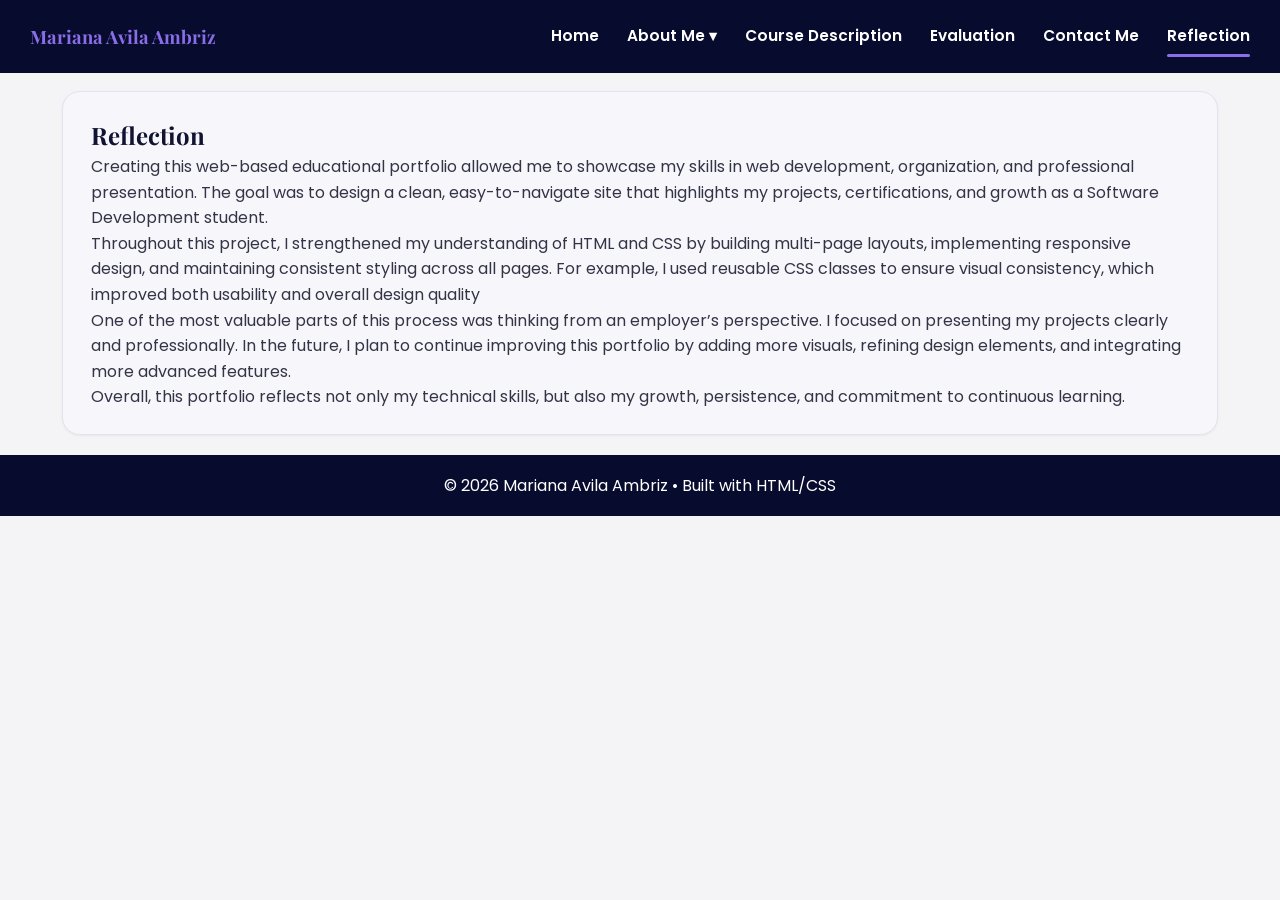
<file: reflection.html>
<!doctype html>
<html lang="en">
<head>
  <meta charset="utf-8" />
  <meta name="viewport" content="width=device-width, initial-scale=1" />
  <title>Reflection | Mariana Avila Ambriz</title>
  <link rel="preconnect" href="https://fonts.googleapis.com">
  <link rel="preconnect" href="https://fonts.gstatic.com" crossorigin>
  <link href="https://fonts.googleapis.com/css2?family=Playfair+Display:wght@600;700&family=Poppins:wght@400;500;600;700&display=swap" rel="stylesheet">
  <link rel="stylesheet" href="style.css" />
</head>

<body>
  <header class="site-header">
    <a class="logo" href="index.html">Mariana Avila Ambriz</a>

    <nav class="nav">
      <a href="index.html">Home</a>

      <div class="dropdown">
        <a href="about_me.html" class="dropbtn">About Me ▾</a>
        <div class="dropdown-content">
          <a href="projects.html">Projects</a>
          <a href="certificates.html">Certificates</a>
        </div>
      </div>

      <a href="course_description.html">Course Description</a>
      <a href="evaluation.html">Evaluation</a>
      <a href="contact_me.html">Contact Me</a>
      <a class="active" href="reflection.html">Reflection</a>
    </nav>
  </header>

  <main class="container">
    <section class="card">
      <h1>Reflection</h1>

      <p>
        Creating this web-based educational portfolio allowed me to showcase my skills in web development,
        organization, and professional presentation. The goal was to design a clean, easy-to-navigate site
        that highlights my projects, certifications, and growth as a Software Development student.
      </p>

      <p>
        Throughout this project, I strengthened my understanding of HTML and CSS by building multi-page layouts, 
        implementing responsive design, and maintaining consistent styling across all pages. 
        For example, I used reusable CSS classes to ensure visual consistency, 
        which improved both usability and overall design quality
      </p>

      <p>
        One of the most valuable parts of this process was thinking from an employer’s perspective.
        I focused on presenting my projects clearly and professionally. In the future, I plan to
        continue improving this portfolio by adding more visuals, refining design elements,
        and integrating more advanced features.
      </p>

      <p>
        Overall, this portfolio reflects not only my technical skills, but also my growth,
        persistence, and commitment to continuous learning.
      </p>

    </section>
  </main>

  <footer class="footer">
    <p>© <span id="year"></span> Mariana Avila Ambriz • Built with HTML/CSS</p>
  </footer>

  <script>
    document.getElementById("year").textContent = new Date().getFullYear();
  </script>
</body>
</html>
</file>
<file: style.css>
/* =========================
   RESET
========================= */
* {
  margin: 0;
  padding: 0;
  box-sizing: border-box;
}

/* =========================
   BASE
========================= */
body {
  font-family: 'Poppins', sans-serif;
  background: #f4f4f6;
  color: #1f1f2e;
  line-height: 1.6;
}

img {
  max-width: 100%;
  display: block;
}

a {
  text-decoration: none;
}

/* =========================
   HEADER
========================= */
.site-header {
  background: #070b2d;
  color: white;
  display: flex;
  justify-content: space-between;
  align-items: center;
  padding: 18px 30px;
  position: sticky;
  top: 0;
  z-index: 999;
}

.logo {
  color: #8a6ee8;
  font-size: 1.15rem;
  font-weight: 700;
  font-family: 'Playfair Display', serif;
}

.nav {
  display: flex;
  align-items: center;
  gap: 28px;
  flex-wrap: wrap;
}

.nav a {
  color: white;
  font-weight: 600;
  font-size: 0.96rem;
  position: relative;
}

.nav a.active::after,
.nav a:hover::after {
  content: "";
  position: absolute;
  left: 0;
  bottom: -8px;
  width: 100%;
  height: 3px;
  background: #8a6ee8;
  border-radius: 3px;
}

/* =========================
   DROPDOWN
========================= */
.dropdown {
  position: relative;
  display: inline-block;
}

.dropbtn {
  color: white;
  display: inline-block;
  padding: 6px 0;
}

.dropdown-content {
  display: none;
  position: absolute;
  top: 100%;
  left: 0;
  background: #070b2d;
  min-width: 170px;
  border-radius: 8px;
  overflow: hidden;
  box-shadow: 0 10px 24px rgba(0, 0, 0, 0.15);
  z-index: 1000;
}

.dropdown-content a {
  display: block;
  padding: 14px 16px;
  color: white;
  font-weight: 500;
  margin-left: 0;
}

.dropdown-content a:hover {
  background: #121743;
}

.dropdown:hover .dropdown-content {
  display: block;
}
/* =========================
   MAIN WRAPPERS
========================= */
.home-page,
.container,
.about-wrap,
.project-category,
.page-hero,
.card,
.hero-card,
.content-card {
  width: 95%;
  max-width: 1450px;
  margin-left: auto;
  margin-right: auto;
}

.hero-card,
.content-card,
.card,
.about-left,
.about-right,
.project,
.project-card,
.contact-side {
  background: #f7f6fb;
  border: 1px solid #e6e1ef;
  border-radius: 18px;
  box-shadow: 0 1px 3px rgba(0,0,0,0.05);
}

/* =========================
   HOME PAGE HERO
========================= */
.hero-card {
  display: grid;
  grid-template-columns: 1.1fr 0.9fr;
  gap: 30px;
  padding: 42px;
  align-items: center;
  margin-top: 22px;
  margin-bottom: 18px;
}

.eyebrow {
  color: #7360d8;
  font-size: 0.95rem;
  font-weight: 500;
  margin-bottom: 14px;
}

.hero-text h1,
.page-hero h1,
.card h1,
.about-name,
.card h2,
.content-card h2,
.about-right h2,
.about-right h3,
.project-category h2,
.project h3,
.project-card h3 {
  font-family: 'Playfair Display', serif;
  color: #101331;
}

.hero-text h1 {
  font-size: 4rem;
  line-height: 1.1;
  margin-bottom: 14px;
}

.hero-text h2 {
  font-family: 'Playfair Display', serif;
  font-size: 1.15rem;
  font-weight: 600;
  color: #6d59cb;
  margin-bottom: 18px;
  max-width: 620px;
}

.hero-description,
.center-text,
.project p,
.project-card p,
.page-hero p,
.about-right p,
.contact-side p,
.card p {
  color: #333446;
}

.hero-description {
  font-size: 0.98rem;
  max-width: 520px;
  margin-bottom: 24px;
}

.hero-actions {
  display: flex;
  gap: 18px;
  flex-wrap: wrap;
}

.hero-image-wrap {
  position: relative;
  display: flex;
  justify-content: center;
  align-items: center;
}

.hero-image-bg {
  position: absolute;
  width: 420px;
  height: 420px;
  background: linear-gradient(135deg, #8a6ee8, #c6b9ff);
  border-radius: 50%;
  z-index: 1;
}

.profile-pic-large {
  width: 420px;
  max-width: 100%;
  position: relative;
  z-index: 2;
  filter: drop-shadow(0 10px 25px rgba(0,0,0,0.2));
}

/* =========================
   SHARED SECTIONS
========================= */
.content-card,
.card {
  padding: 24px 28px;
  margin-top: 18px;
  margin-bottom: 18px;
}

.content-card h2,
.card h2 {
  text-align: center;
  font-size: 1.45rem;
  margin-bottom: 10px;
}

.center-text {
  text-align: center;
  max-width: 850px;
  margin: 0 auto;
}

.page-hero {
  text-align: center;
  margin-top: 22px;
  margin-bottom: 20px;
}

.page-hero h1 {
  font-size: 2.5rem;
  margin-bottom: 10px;
}

/* =========================
   BUTTONS
========================= */
.btn {
  display: inline-block;
  padding: 13px 28px;
  border-radius: 10px;
  background: #6f58d9;
  color: white;
  font-weight: 600;
  border: 2px solid #6f58d9;
  transition: 0.25s ease;
}

.btn:hover {
  background: #5f48c8;
  border-color: #5f48c8;
}

.btn-outline {
  background: transparent;
  color: #6f58d9;
  border: 2px solid #6f58d9;
}

.btn-outline:hover {
  background: #6f58d9;
  color: white;
}

/* =========================
   SKILLS
========================= */
.skills-grid {
  display: grid;
  grid-template-columns: repeat(8, 1fr);
  gap: 12px;
  margin-top: 14px;
}

.skill-box {
  background: #f0ecf8;
  border-radius: 12px;
  padding: 18px 12px;
  text-align: center;
  font-weight: 600;
  color: #24306f;
  border: 1px solid #ece7f5;
  font-size: 0.95rem;
}

/* =========================
   GRIDS
========================= */
.grid,
.projects-grid {
  display: grid;
  grid-template-columns: repeat(3, 1fr);
  gap: 16px;
  margin-top: 14px;
}

.project-card,
.project {
  background: #fbfbfd;
  border: 1px solid #e6e1ef;
  border-radius: 14px;
  padding: 22px;
}

.project-card h3,
.project h3 {
  font-size: 1.1rem;
  color: #6d59cb;
  margin-bottom: 8px;
}

.link,
.project-card a,
.contact-side a {
  color: #6f58d9;
  font-weight: 600;
}

.link:hover,
.project-card a:hover,
.contact-side a:hover {
  text-decoration: underline;
}

/* =========================
   BOTTOM GRID
========================= */
.bottom-grid {
  width: 95%;
  max-width: 1450px;
  margin: 0 auto 18px;
  display: grid;
  grid-template-columns: 1fr 1fr;
  gap: 18px;
}

.quote-card,
.cta-card {
  min-height: 185px;
  display: flex;
  flex-direction: column;
  justify-content: center;
}

.quote {
  text-align: left;
  max-width: 500px;
  margin: 0 auto;
  color: #333446;
  font-style: italic;
  font-size: 1rem;
}

.quote cite {
  display: block;
  margin-top: 14px;
  color: #6d59cb;
  font-style: normal;
  font-weight: 500;
}

.cta-card {
  text-align: center;
}

.cta-card p {
  max-width: 470px;
  margin: 0 auto 18px;
  color: #333446;
}

/* =========================
   ABOUT
========================= */
.about-wrap {
  margin-top: 22px;
  margin-bottom: 22px;
  display: grid;
  grid-template-columns: 340px 1fr;
  gap: 20px;
}

.about-left,
.about-right {
  padding: 24px;
}

.about-photo {
  width: 100%;
  height: 300px;
  object-fit: cover;
  border-radius: 14px;
  margin-top: 20px;
}

.about-actions {
  display: flex;
  gap: 12px;
  margin-top: 14px;
}

.about-actions .btn {
  flex: 1;
  text-align: center;
}

/* =========================
   CONTACT
========================= */
.contact-layout {
  display: grid;
  grid-template-columns: 2fr 1fr;
  gap: 20px;
  margin-top: 18px;
}

.contact-form label {
  display: block;
  margin: 12px 0 6px;
  font-weight: 600;
}

.contact-form input,
.contact-form textarea {
  width: 100%;
  padding: 12px;
  border-radius: 10px;
  border: 1px solid #d9d3e6;
  background: white;
  font-family: inherit;
  color: #1f1f2e;
}

.contact-form textarea {
  min-height: 160px;
  resize: vertical;
}

.social-links {
  display: flex;
  gap: 14px;
  margin-top: 10px;
}

.social-links a {
  color: #6f58d9;
  font-size: 1.6rem;
}

/* =========================
   TABLE
========================= */
.course-table {
  width: 100%;
  border-collapse: collapse;
  margin-top: 18px;
}

.course-table th {
  background: #6f58d9;
  color: white;
  padding: 12px;
  text-align: left;
}

.course-table td {
  padding: 12px;
  border-bottom: 1px solid #e1dbea;
}

/* =========================
   PROJECT PAGE SECTIONS
========================= */
.project-category {
  margin-top: 20px;
  margin-bottom: 24px;
}

.project-category .project-card {
  margin-bottom: 16px;
}

/* =========================
   IFRAME
========================= */
.form-embed iframe {
  border-radius: 12px;
  background: white;
}

/* =========================
   FOOTER
========================= */
.footer,
.site-footer {
  text-align: center;
  background: #070b2d;
  color: white;
  padding: 18px;
  margin-top: 20px;
}

/* =========================
   RESPONSIVE
========================= */
@media (max-width: 1100px) {
  .skills-grid {
    grid-template-columns: repeat(4, 1fr);
  }

  .grid,
  .projects-grid {
    grid-template-columns: 1fr;
  }

  .hero-card {
    grid-template-columns: 1fr;
    text-align: center;
  }

  .hero-description {
    margin-left: auto;
    margin-right: auto;
  }

  .hero-actions {
    justify-content: center;
  }

  .bottom-grid,
  .contact-layout,
  .about-wrap {
    grid-template-columns: 1fr;
  }
}

@media (max-width: 700px) {
  .site-header {
    flex-direction: column;
    gap: 12px;
    padding: 16px;
  }

  .nav {
    justify-content: center;
    gap: 14px;
  }

  .hero-text h1 {
    font-size: 2.5rem;
  }

  .hero-image-bg {
    width: 280px;
    height: 280px;
  }

  .profile-pic-large {
    width: 280px;
  }

  .skills-grid {
    grid-template-columns: repeat(2, 1fr);
  }
}
</file>
